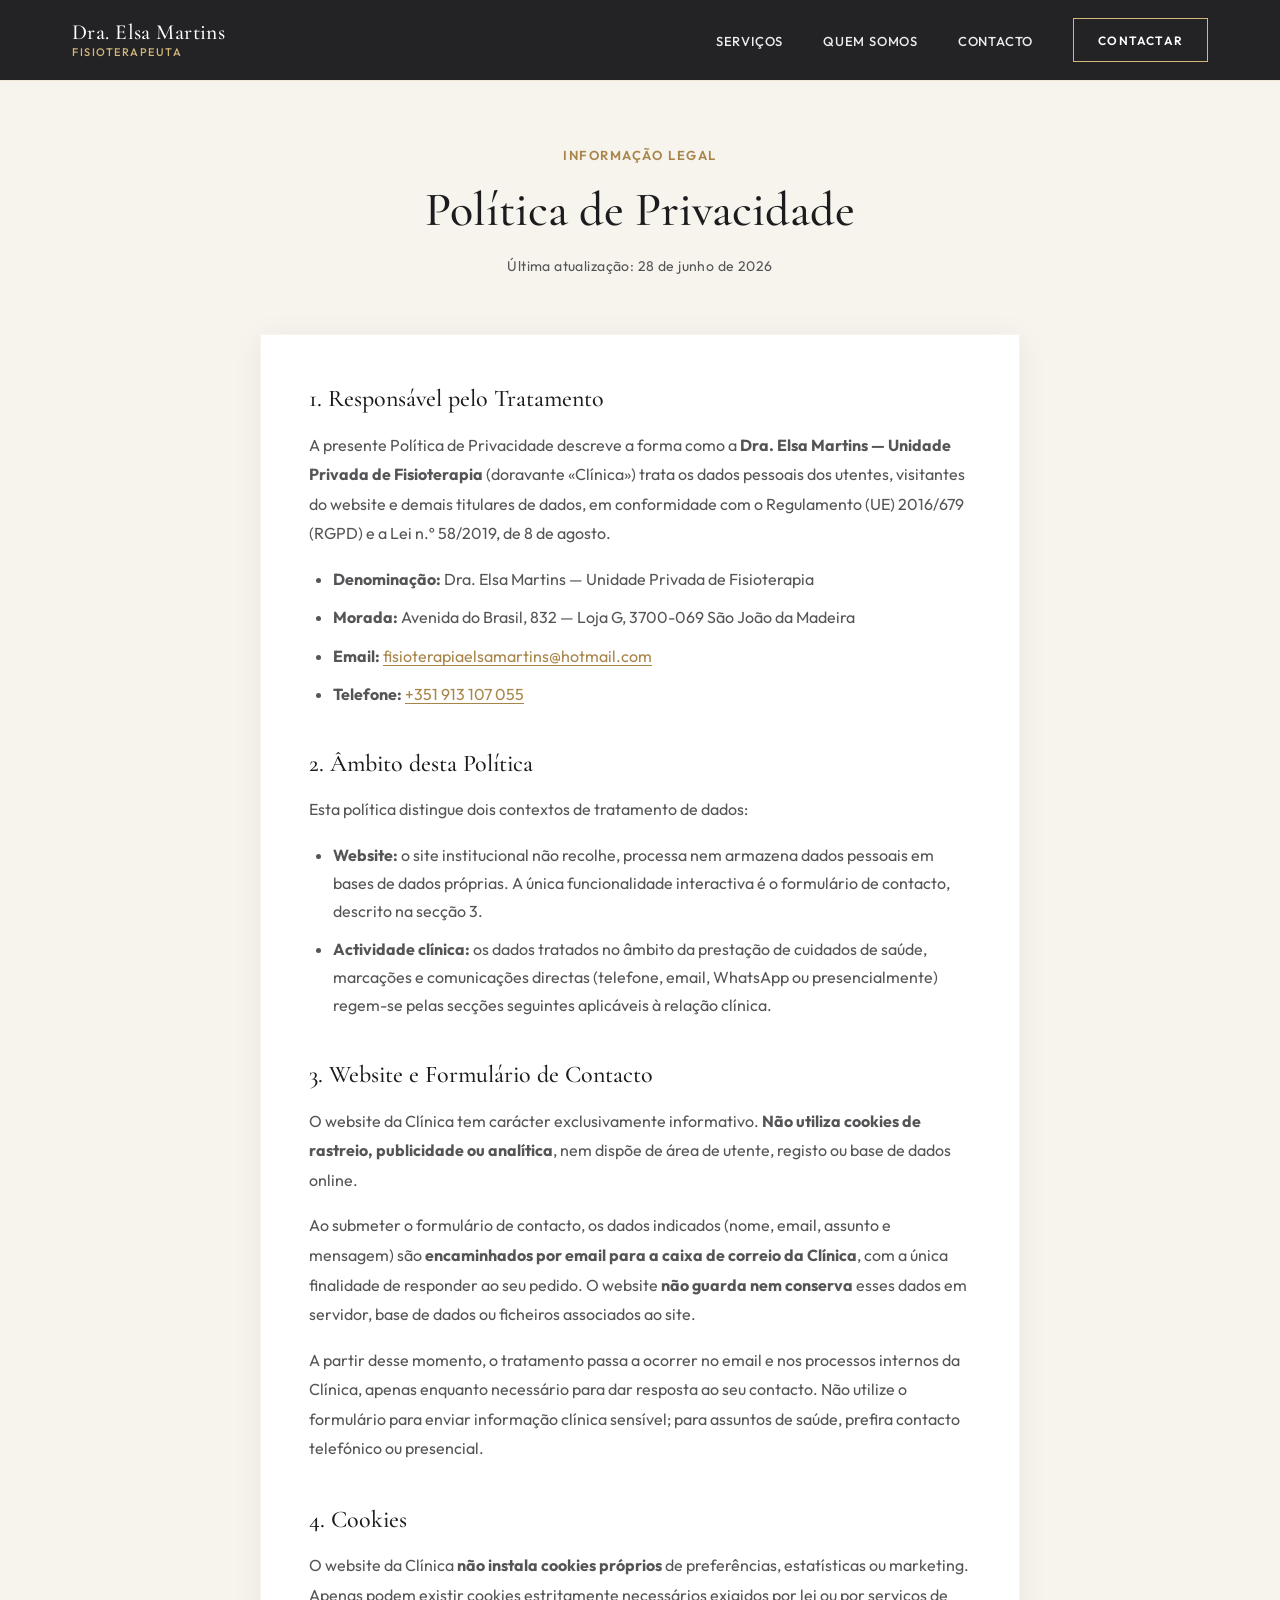
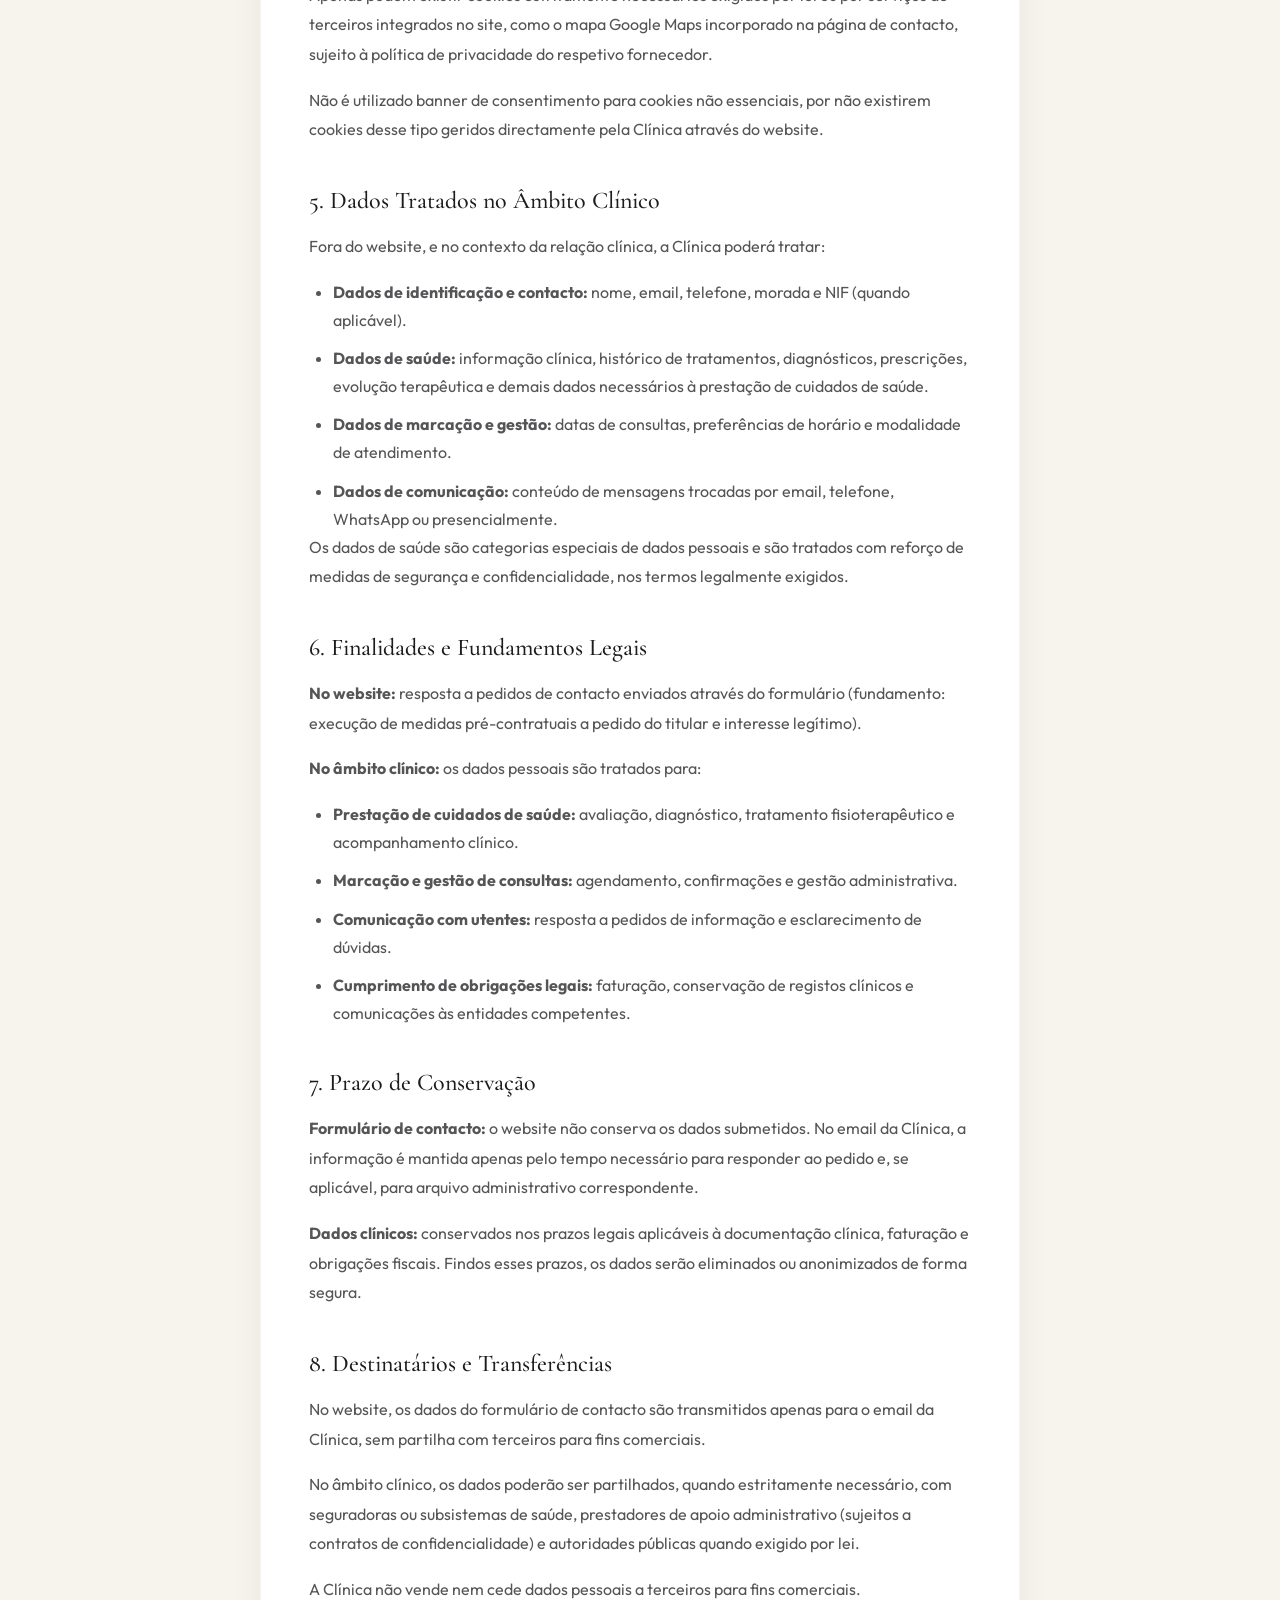
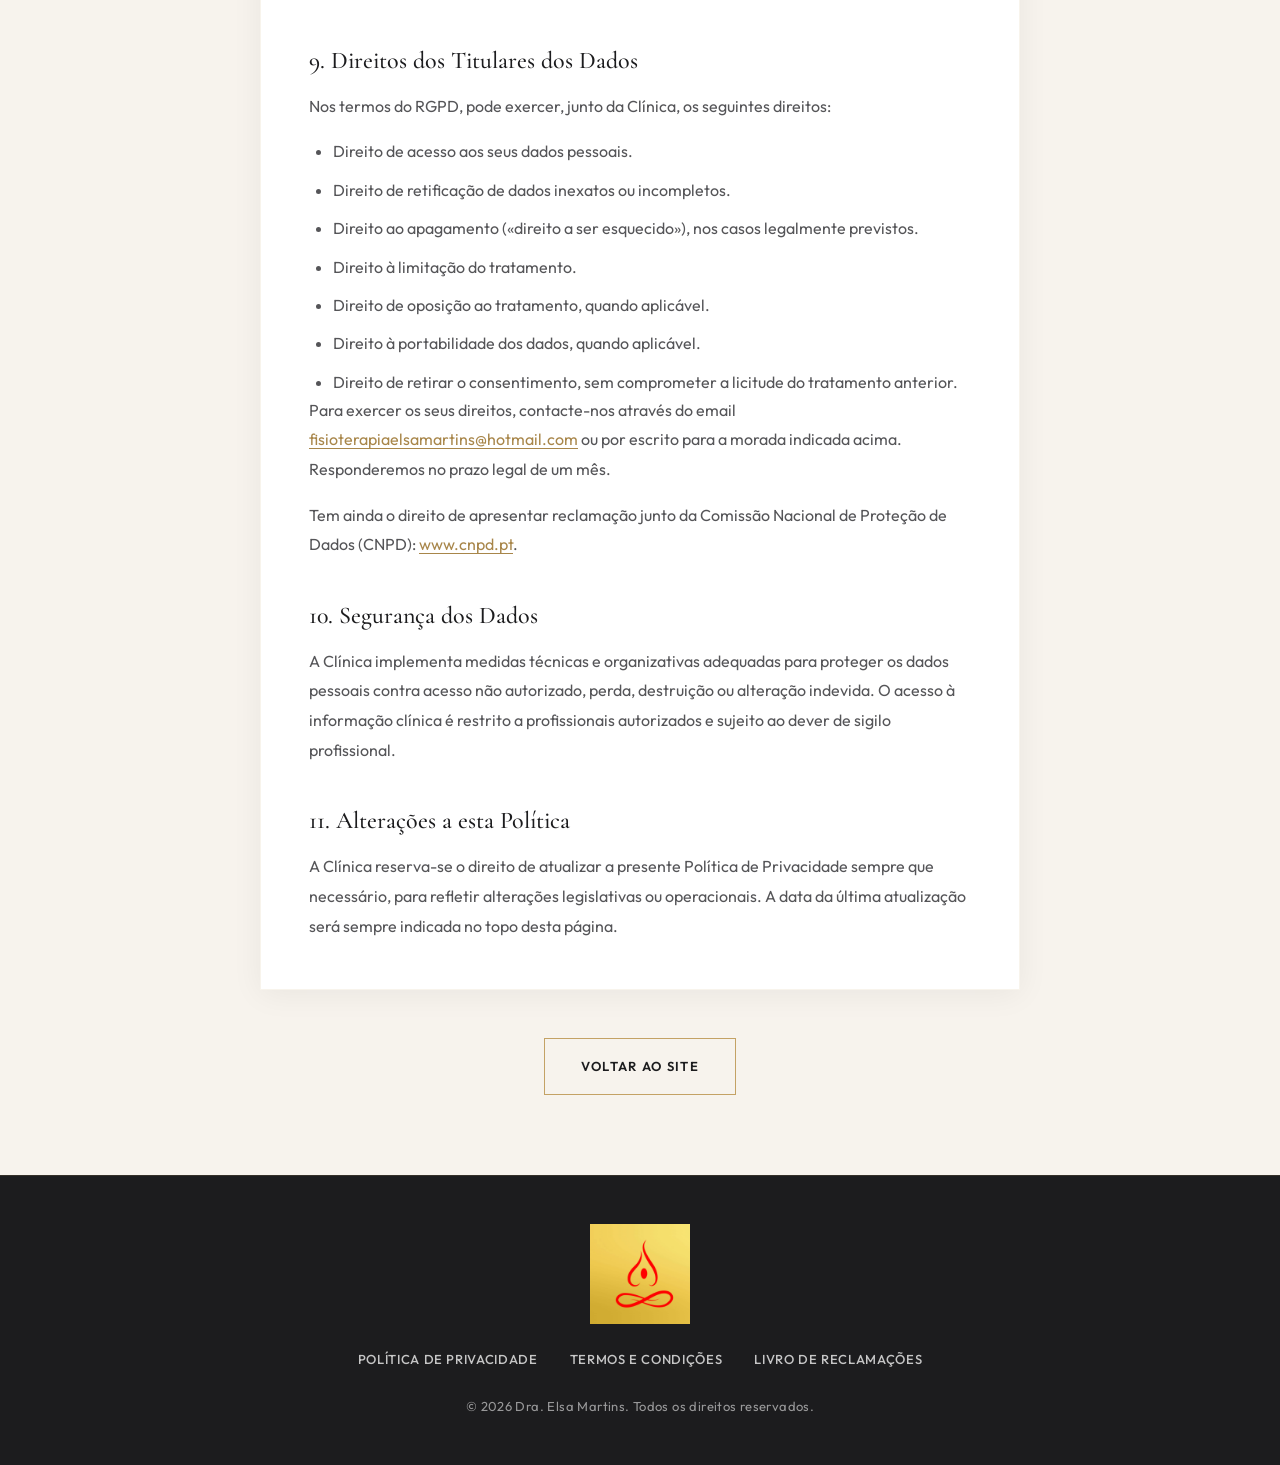
<file: politica-privacidade.html>
<!DOCTYPE html>
<html lang="pt-PT">
<head>
  <meta charset="UTF-8">
  <meta name="viewport" content="width=device-width, initial-scale=1.0">
  <meta name="description" content="Política de Privacidade — Dra. Elsa Martins, Unidade Privada de Fisioterapia em São João da Madeira.">
  <title>Política de Privacidade | Dra. Elsa Martins</title>

  <link rel="preconnect" href="https://fonts.googleapis.com">
  <link rel="preconnect" href="https://fonts.gstatic.com" crossorigin>
  <link href="https://fonts.googleapis.com/css2?family=Cormorant+Garamond:ital,wght@0,400;0,500;0,600;0,700;1,400;1,500&family=Outfit:wght@300;400;500;600&display=swap" rel="stylesheet">

  <link rel="stylesheet" href="css/styles.css">
</head>
<body>

  <header class="header header--solid" id="header">
    <nav class="nav container">
      <a href="index.html" class="nav__logo">
        <span class="nav__logo-name">Dra. Elsa Martins</span>
        <span class="nav__logo-tag">Fisioterapeuta</span>
      </a>

      <button class="nav__toggle" id="nav-toggle" aria-label="Abrir menu" aria-expanded="false">
        <span></span>
        <span></span>
      </button>

      <ul class="nav__menu" id="nav-menu">
        <li><a href="index.html#servicos" class="nav__link">Serviços</a></li>
        <li><a href="index.html#sobre" class="nav__link">Quem Somos</a></li>
        <li><a href="index.html#contacto" class="nav__link">Contacto</a></li>
        <li>
          <a href="index.html#contacto" class="btn btn--nav">Contactar</a>
        </li>
      </ul>
    </nav>
  </header>

  <main class="legal">
    <div class="container">
      <header class="legal__header">
        <span class="section__eyebrow">Informação Legal</span>
        <h1 class="legal__title">Política de Privacidade</h1>
        <p class="legal__updated">Última atualização: 28 de junho de 2026</p>
      </header>

      <div class="legal__content">

        <section class="legal__section">
          <h2>1. Responsável pelo Tratamento</h2>
          <p>
            A presente Política de Privacidade descreve a forma como a <strong>Dra. Elsa Martins — Unidade Privada de Fisioterapia</strong>
            (doravante «Clínica») trata os dados pessoais dos utentes, visitantes do website e demais titulares de dados,
            em conformidade com o Regulamento (UE) 2016/679 (RGPD) e a Lei n.º 58/2019, de 8 de agosto.
          </p>
          <ul class="legal__list">
            <li><strong>Denominação:</strong> Dra. Elsa Martins — Unidade Privada de Fisioterapia</li>
            <li><strong>Morada:</strong> Avenida do Brasil, 832 — Loja G, 3700-069 São João da Madeira</li>
            <li><strong>Email:</strong> <a href="mailto:fisioterapiaelsamartins@hotmail.com">fisioterapiaelsamartins@hotmail.com</a></li>
            <li><strong>Telefone:</strong> <a href="tel:+351913107055">+351 913 107 055</a></li>
          </ul>
        </section>

        <section class="legal__section">
          <h2>2. Âmbito desta Política</h2>
          <p>
            Esta política distingue dois contextos de tratamento de dados:
          </p>
          <ul class="legal__list">
            <li><strong>Website:</strong> o site institucional não recolhe, processa nem armazena dados pessoais em bases de dados próprias. A única funcionalidade interactiva é o formulário de contacto, descrito na secção 3.</li>
            <li><strong>Actividade clínica:</strong> os dados tratados no âmbito da prestação de cuidados de saúde, marcações e comunicações directas (telefone, email, WhatsApp ou presencialmente) regem-se pelas secções seguintes aplicáveis à relação clínica.</li>
          </ul>
        </section>

        <section class="legal__section">
          <h2>3. Website e Formulário de Contacto</h2>
          <p>
            O website da Clínica tem carácter exclusivamente informativo. <strong>Não utiliza cookies de rastreio,
            publicidade ou analítica</strong>, nem dispõe de área de utente, registo ou base de dados online.
          </p>
          <p>
            Ao submeter o formulário de contacto, os dados indicados (nome, email, assunto e mensagem) são
            <strong>encaminhados por email para a caixa de correio da Clínica</strong>, com a única finalidade de
            responder ao seu pedido. O website <strong>não guarda nem conserva</strong> esses dados em servidor,
            base de dados ou ficheiros associados ao site.
          </p>
          <p>
            A partir desse momento, o tratamento passa a ocorrer no email e nos processos internos da Clínica,
            apenas enquanto necessário para dar resposta ao seu contacto. Não utilize o formulário para enviar
            informação clínica sensível; para assuntos de saúde, prefira contacto telefónico ou presencial.
          </p>
        </section>

        <section class="legal__section">
          <h2>4. Cookies</h2>
          <p>
            O website da Clínica <strong>não instala cookies próprios</strong> de preferências, estatísticas ou marketing.
            Apenas podem existir cookies estritamente necessários exigidos por lei ou por serviços de terceiros
            integrados no site, como o mapa Google Maps incorporado na página de contacto, sujeito à política
            de privacidade do respetivo fornecedor.
          </p>
          <p>
            Não é utilizado banner de consentimento para cookies não essenciais, por não existirem cookies desse tipo
            geridos directamente pela Clínica através do website.
          </p>
        </section>

        <section class="legal__section">
          <h2>5. Dados Tratados no Âmbito Clínico</h2>
          <p>Fora do website, e no contexto da relação clínica, a Clínica poderá tratar:</p>
          <ul class="legal__list">
            <li><strong>Dados de identificação e contacto:</strong> nome, email, telefone, morada e NIF (quando aplicável).</li>
            <li><strong>Dados de saúde:</strong> informação clínica, histórico de tratamentos, diagnósticos, prescrições, evolução terapêutica e demais dados necessários à prestação de cuidados de saúde.</li>
            <li><strong>Dados de marcação e gestão:</strong> datas de consultas, preferências de horário e modalidade de atendimento.</li>
            <li><strong>Dados de comunicação:</strong> conteúdo de mensagens trocadas por email, telefone, WhatsApp ou presencialmente.</li>
          </ul>
          <p>
            Os dados de saúde são categorias especiais de dados pessoais e são tratados com reforço de medidas
            de segurança e confidencialidade, nos termos legalmente exigidos.
          </p>
        </section>

        <section class="legal__section">
          <h2>6. Finalidades e Fundamentos Legais</h2>
          <p><strong>No website:</strong> resposta a pedidos de contacto enviados através do formulário (fundamento: execução de medidas pré-contratuais a pedido do titular e interesse legítimo).</p>
          <p><strong>No âmbito clínico:</strong> os dados pessoais são tratados para:</p>
          <ul class="legal__list">
            <li><strong>Prestação de cuidados de saúde:</strong> avaliação, diagnóstico, tratamento fisioterapêutico e acompanhamento clínico.</li>
            <li><strong>Marcação e gestão de consultas:</strong> agendamento, confirmações e gestão administrativa.</li>
            <li><strong>Comunicação com utentes:</strong> resposta a pedidos de informação e esclarecimento de dúvidas.</li>
            <li><strong>Cumprimento de obrigações legais:</strong> faturação, conservação de registos clínicos e comunicações às entidades competentes.</li>
          </ul>
        </section>

        <section class="legal__section">
          <h2>7. Prazo de Conservação</h2>
          <p>
            <strong>Formulário de contacto:</strong> o website não conserva os dados submetidos. No email da Clínica,
            a informação é mantida apenas pelo tempo necessário para responder ao pedido e, se aplicável,
            para arquivo administrativo correspondente.
          </p>
          <p>
            <strong>Dados clínicos:</strong> conservados nos prazos legais aplicáveis à documentação clínica,
            faturação e obrigações fiscais. Findos esses prazos, os dados serão eliminados ou anonimizados de forma segura.
          </p>
        </section>

        <section class="legal__section">
          <h2>8. Destinatários e Transferências</h2>
          <p>
            No website, os dados do formulário de contacto são transmitidos apenas para o email da Clínica,
            sem partilha com terceiros para fins comerciais.
          </p>
          <p>
            No âmbito clínico, os dados poderão ser partilhados, quando estritamente necessário, com seguradoras
            ou subsistemas de saúde, prestadores de apoio administrativo (sujeitos a contratos de confidencialidade)
            e autoridades públicas quando exigido por lei.
          </p>
          <p>
            A Clínica não vende nem cede dados pessoais a terceiros para fins comerciais.
          </p>
        </section>

        <section class="legal__section">
          <h2>9. Direitos dos Titulares dos Dados</h2>
          <p>Nos termos do RGPD, pode exercer, junto da Clínica, os seguintes direitos:</p>
          <ul class="legal__list">
            <li>Direito de acesso aos seus dados pessoais.</li>
            <li>Direito de retificação de dados inexatos ou incompletos.</li>
            <li>Direito ao apagamento («direito a ser esquecido»), nos casos legalmente previstos.</li>
            <li>Direito à limitação do tratamento.</li>
            <li>Direito de oposição ao tratamento, quando aplicável.</li>
            <li>Direito à portabilidade dos dados, quando aplicável.</li>
            <li>Direito de retirar o consentimento, sem comprometer a licitude do tratamento anterior.</li>
          </ul>
          <p>
            Para exercer os seus direitos, contacte-nos através do email
            <a href="mailto:fisioterapiaelsamartins@hotmail.com">fisioterapiaelsamartins@hotmail.com</a>
            ou por escrito para a morada indicada acima. Responderemos no prazo legal de um mês.
          </p>
          <p>
            Tem ainda o direito de apresentar reclamação junto da Comissão Nacional de Proteção de Dados (CNPD):
            <a href="https://www.cnpd.pt" target="_blank" rel="noopener noreferrer">www.cnpd.pt</a>.
          </p>
        </section>

        <section class="legal__section">
          <h2>10. Segurança dos Dados</h2>
          <p>
            A Clínica implementa medidas técnicas e organizativas adequadas para proteger os dados pessoais
            contra acesso não autorizado, perda, destruição ou alteração indevida. O acesso à informação clínica
            é restrito a profissionais autorizados e sujeito ao dever de sigilo profissional.
          </p>
        </section>

        <section class="legal__section">
          <h2>11. Alterações a esta Política</h2>
          <p>
            A Clínica reserva-se o direito de atualizar a presente Política de Privacidade sempre que necessário,
            para refletir alterações legislativas ou operacionais. A data da última atualização será sempre indicada
            no topo desta página.
          </p>
        </section>

      </div>

      <div class="legal__back">
        <a href="index.html" class="btn btn--primary">Voltar ao Site</a>
      </div>
    </div>
  </main>

  <footer class="footer">
    <div class="container footer__inner">
      <div class="footer__brand">
        <img src="images/logo.png" alt="Dra. Elsa Martins" width="100" height="100">
      </div>
      <div class="footer__links">
        <a href="politica-privacidade.html">Política de Privacidade</a>
        <a href="termos-condicoes.html">Termos e Condições</a>
        <a href="https://www.livroreclamacoes.pt" target="_blank" rel="noopener noreferrer">Livro de Reclamações</a>
      </div>
      <p class="footer__copy">&copy; 2026 Dra. Elsa Martins. Todos os direitos reservados.</p>
    </div>
  </footer>

  <script src="js/legal.js" type="module"></script>
</body>
</html>
</file>
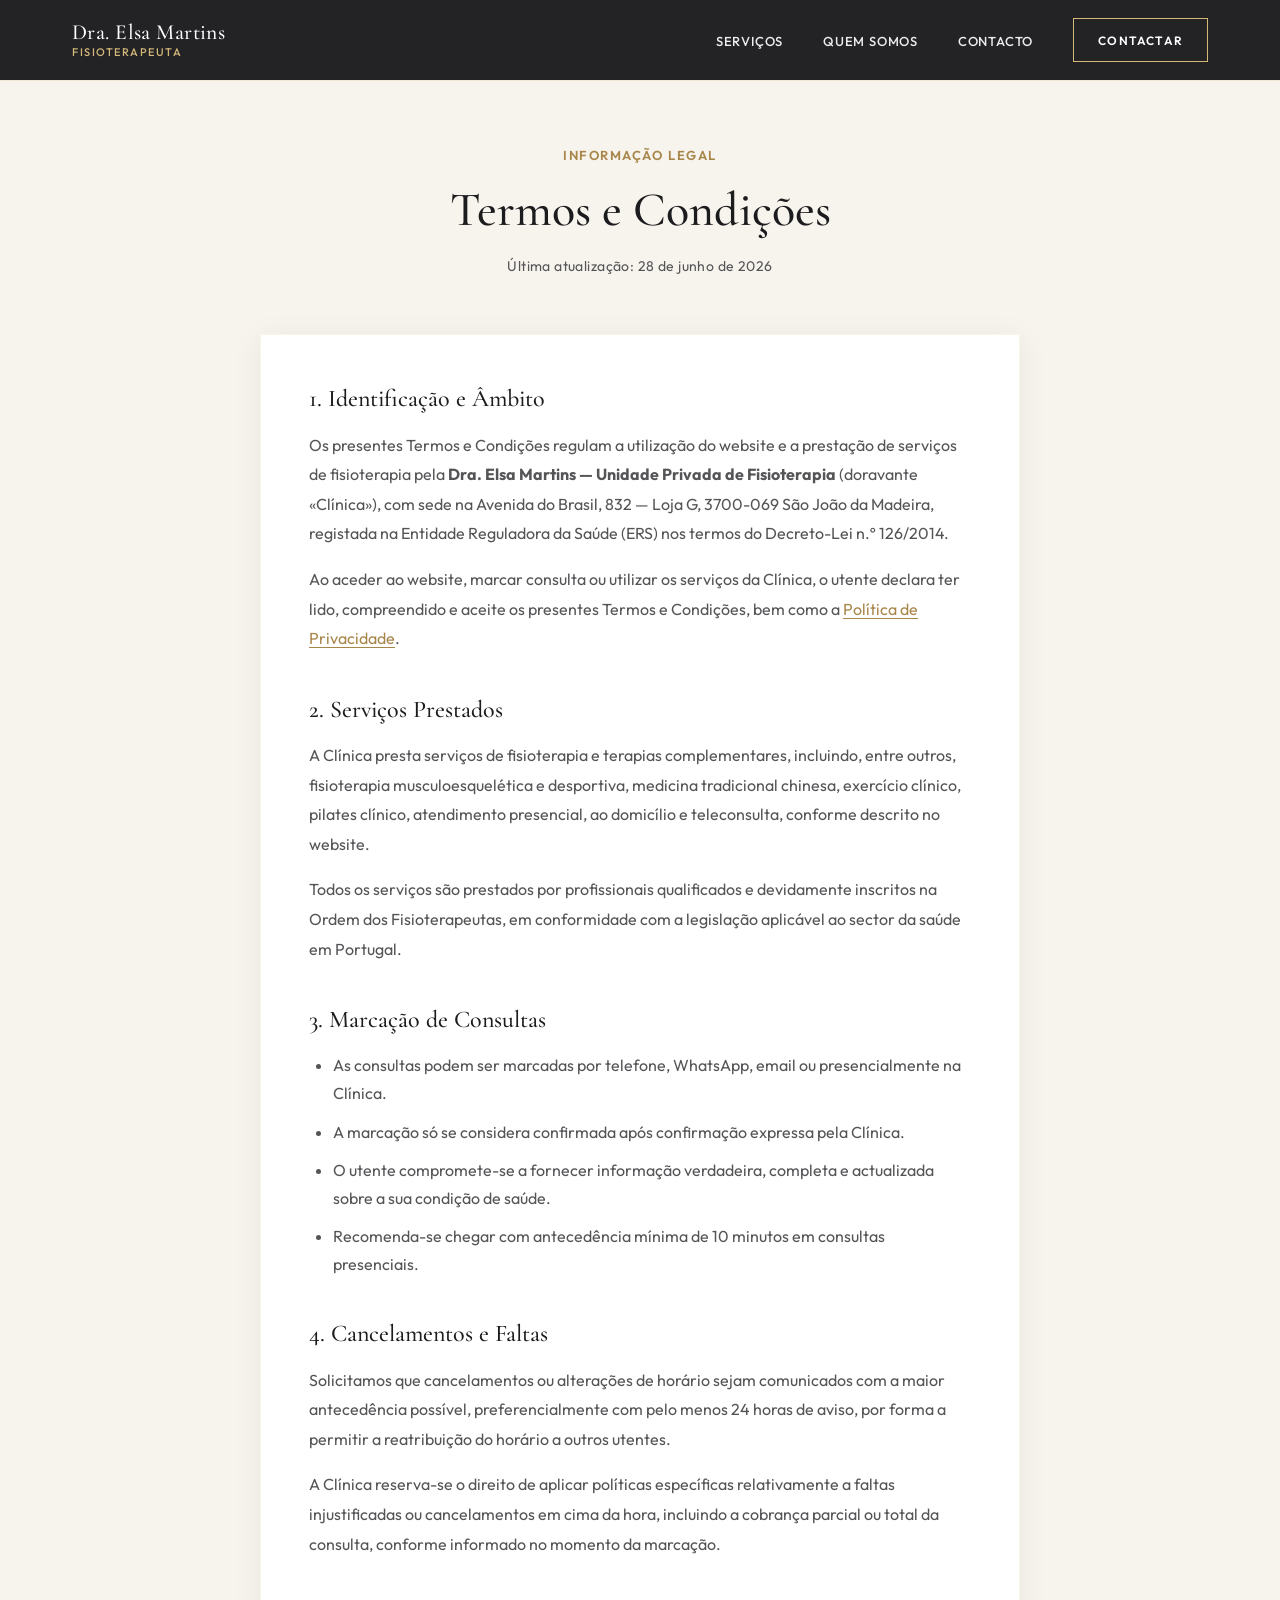
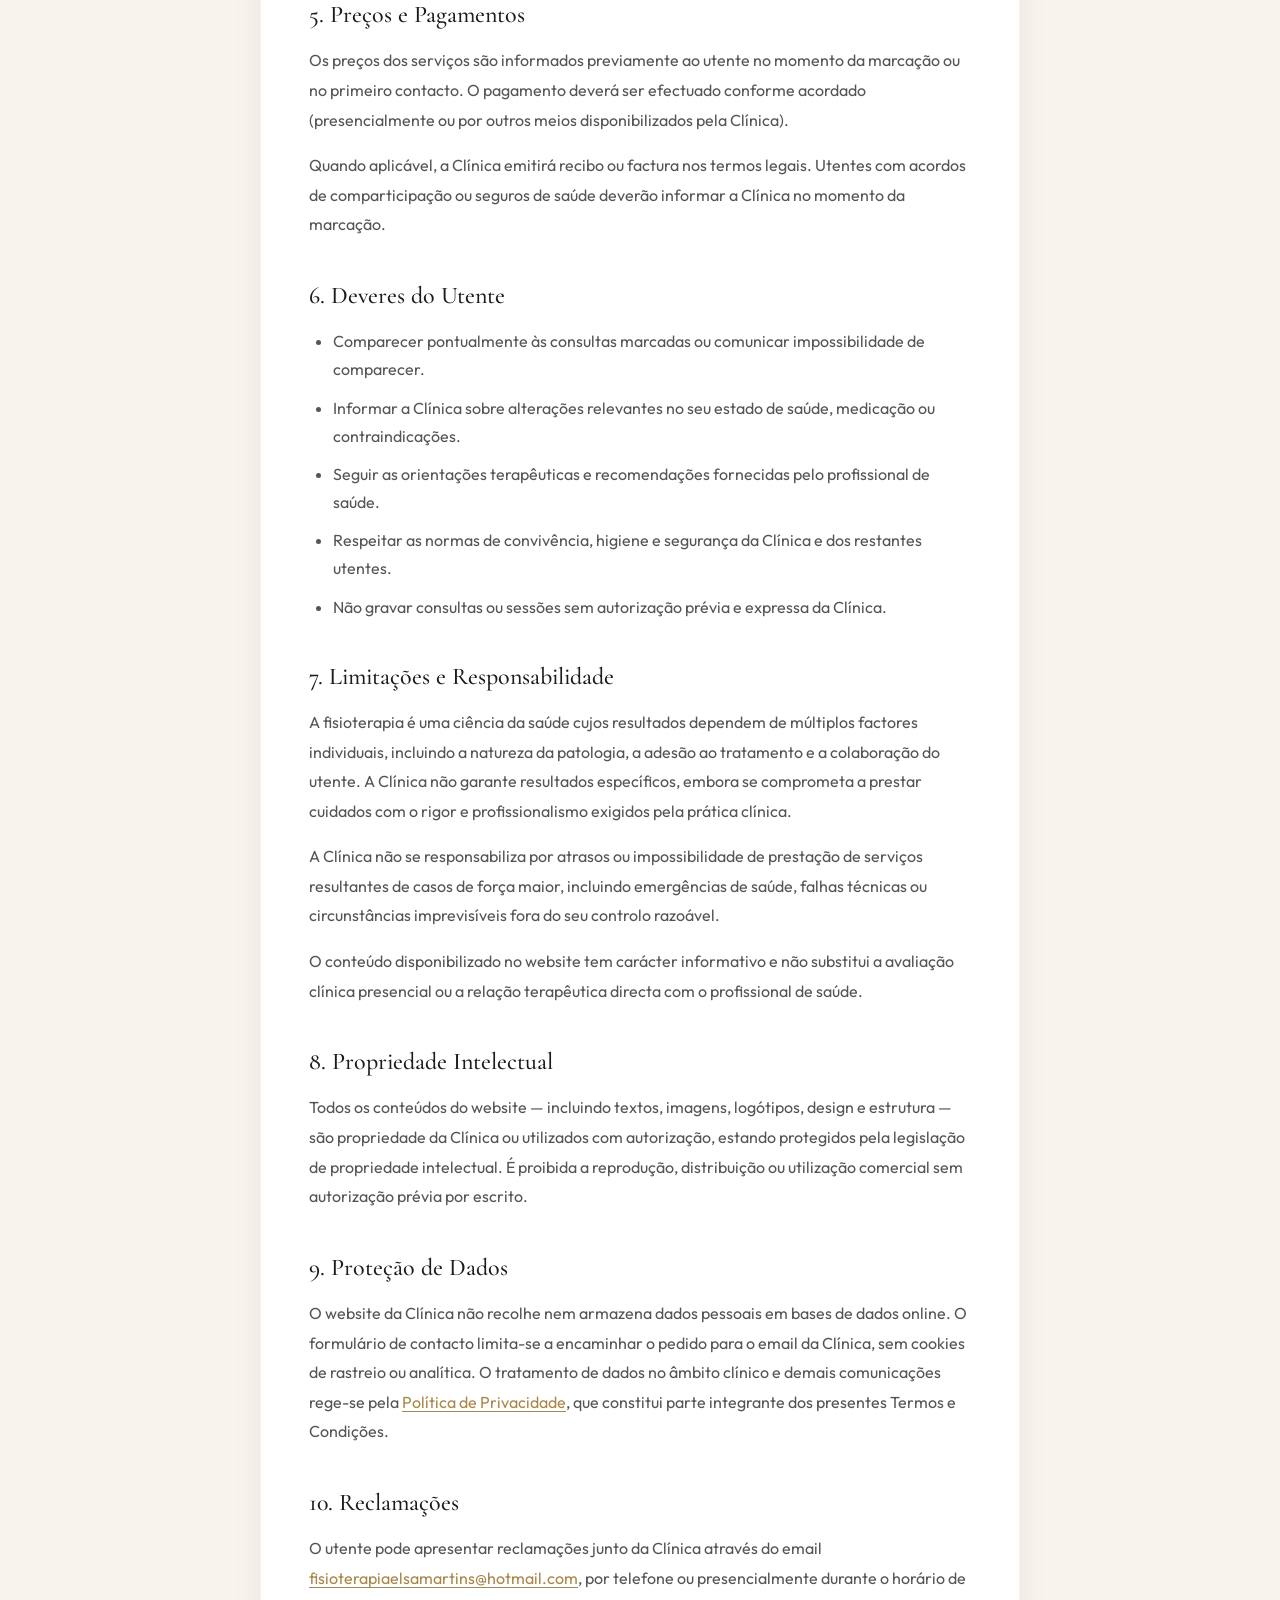
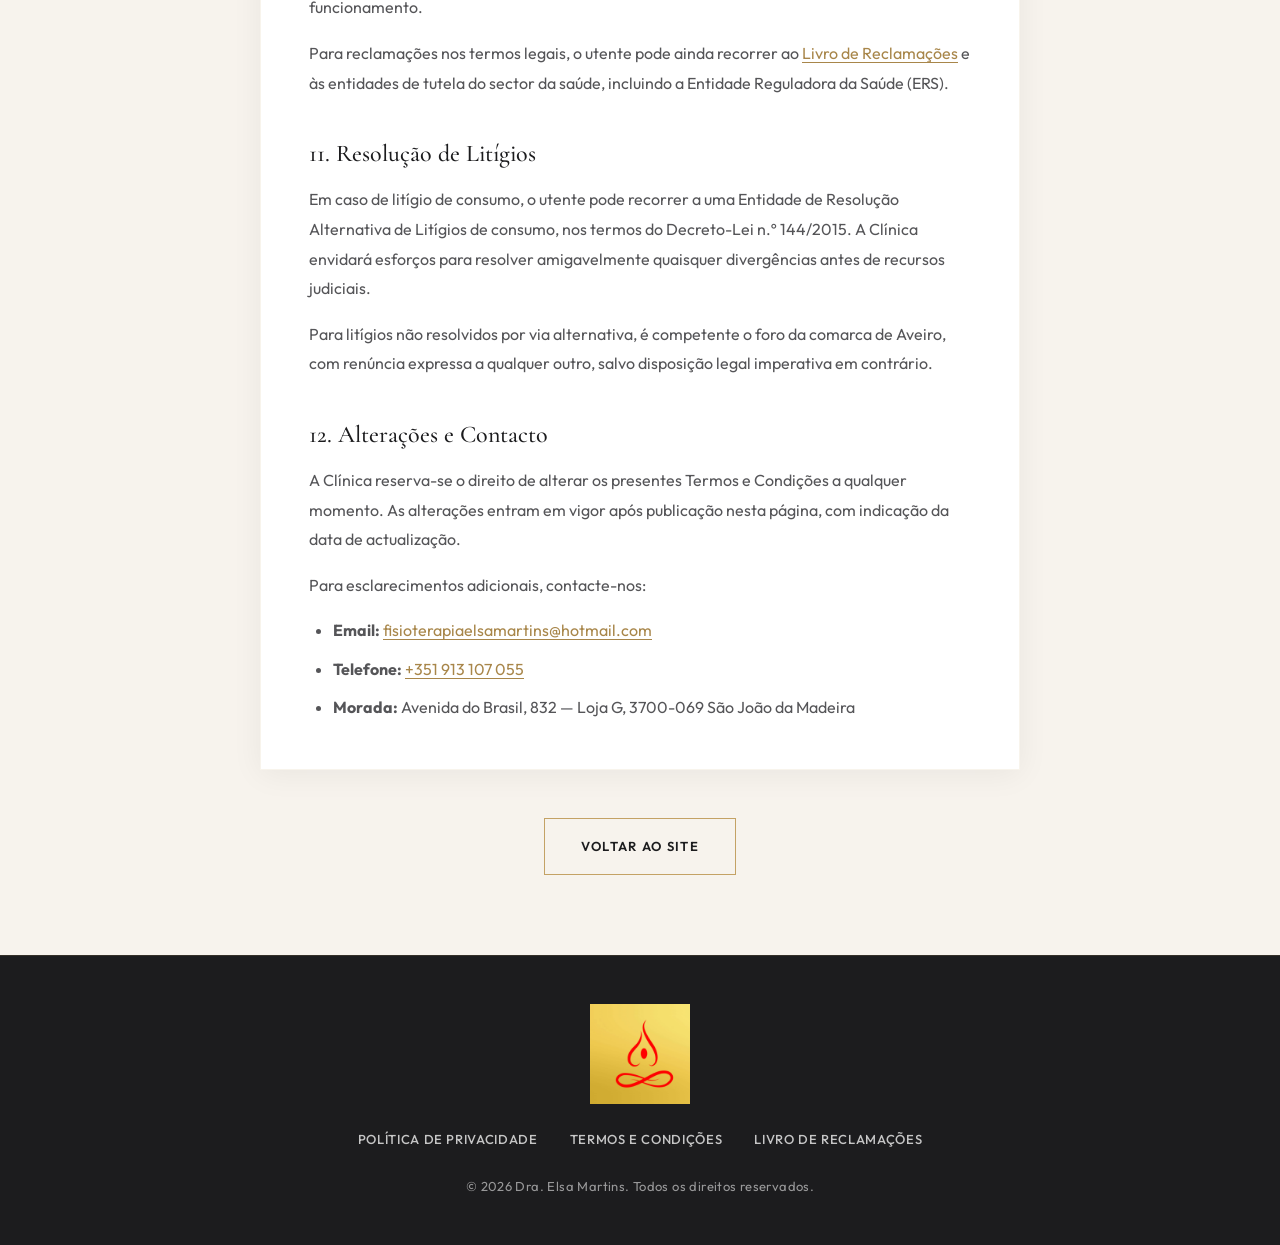
<file: termos-condicoes.html>
<!DOCTYPE html>
<html lang="pt-PT">
<head>
  <meta charset="UTF-8">
  <meta name="viewport" content="width=device-width, initial-scale=1.0">
  <meta name="description" content="Termos e Condições — Dra. Elsa Martins, Unidade Privada de Fisioterapia em São João da Madeira.">
  <title>Termos e Condições | Dra. Elsa Martins</title>

  <link rel="preconnect" href="https://fonts.googleapis.com">
  <link rel="preconnect" href="https://fonts.gstatic.com" crossorigin>
  <link href="https://fonts.googleapis.com/css2?family=Cormorant+Garamond:ital,wght@0,400;0,500;0,600;0,700;1,400;1,500&family=Outfit:wght@300;400;500;600&display=swap" rel="stylesheet">

  <link rel="stylesheet" href="css/styles.css">
</head>
<body>

  <header class="header header--solid" id="header">
    <nav class="nav container">
      <a href="index.html" class="nav__logo">
        <span class="nav__logo-name">Dra. Elsa Martins</span>
        <span class="nav__logo-tag">Fisioterapeuta</span>
      </a>

      <button class="nav__toggle" id="nav-toggle" aria-label="Abrir menu" aria-expanded="false">
        <span></span>
        <span></span>
      </button>

      <ul class="nav__menu" id="nav-menu">
        <li><a href="index.html#servicos" class="nav__link">Serviços</a></li>
        <li><a href="index.html#sobre" class="nav__link">Quem Somos</a></li>
        <li><a href="index.html#contacto" class="nav__link">Contacto</a></li>
        <li>
          <a href="index.html#contacto" class="btn btn--nav">Contactar</a>
        </li>
      </ul>
    </nav>
  </header>

  <main class="legal">
    <div class="container">
      <header class="legal__header">
        <span class="section__eyebrow">Informação Legal</span>
        <h1 class="legal__title">Termos e Condições</h1>
        <p class="legal__updated">Última atualização: 28 de junho de 2026</p>
      </header>

      <div class="legal__content">

        <section class="legal__section">
          <h2>1. Identificação e Âmbito</h2>
          <p>
            Os presentes Termos e Condições regulam a utilização do website e a prestação de serviços de fisioterapia
            pela <strong>Dra. Elsa Martins — Unidade Privada de Fisioterapia</strong> (doravante «Clínica»),
            com sede na Avenida do Brasil, 832 — Loja G, 3700-069 São João da Madeira, registada na Entidade
            Reguladora da Saúde (ERS) nos termos do Decreto-Lei n.º 126/2014.
          </p>
          <p>
            Ao aceder ao website, marcar consulta ou utilizar os serviços da Clínica, o utente declara ter lido,
            compreendido e aceite os presentes Termos e Condições, bem como a
            <a href="politica-privacidade.html">Política de Privacidade</a>.
          </p>
        </section>

        <section class="legal__section">
          <h2>2. Serviços Prestados</h2>
          <p>
            A Clínica presta serviços de fisioterapia e terapias complementares, incluindo, entre outros,
            fisioterapia musculoesquelética e desportiva, medicina tradicional chinesa, exercício clínico,
            pilates clínico, atendimento presencial, ao domicílio e teleconsulta, conforme descrito no website.
          </p>
          <p>
            Todos os serviços são prestados por profissionais qualificados e devidamente inscritos na
            Ordem dos Fisioterapeutas, em conformidade com a legislação aplicável ao sector da saúde em Portugal.
          </p>
        </section>

        <section class="legal__section">
          <h2>3. Marcação de Consultas</h2>
          <ul class="legal__list">
            <li>As consultas podem ser marcadas por telefone, WhatsApp, email ou presencialmente na Clínica.</li>
            <li>A marcação só se considera confirmada após confirmação expressa pela Clínica.</li>
            <li>O utente compromete-se a fornecer informação verdadeira, completa e actualizada sobre a sua condição de saúde.</li>
            <li>Recomenda-se chegar com antecedência mínima de 10 minutos em consultas presenciais.</li>
          </ul>
        </section>

        <section class="legal__section">
          <h2>4. Cancelamentos e Faltas</h2>
          <p>
            Solicitamos que cancelamentos ou alterações de horário sejam comunicados com a maior antecedência possível,
            preferencialmente com pelo menos 24 horas de aviso, por forma a permitir a reatribuição do horário a outros utentes.
          </p>
          <p>
            A Clínica reserva-se o direito de aplicar políticas específicas relativamente a faltas injustificadas
            ou cancelamentos em cima da hora, incluindo a cobrança parcial ou total da consulta, conforme informado
            no momento da marcação.
          </p>
        </section>

        <section class="legal__section">
          <h2>5. Preços e Pagamentos</h2>
          <p>
            Os preços dos serviços são informados previamente ao utente no momento da marcação ou no primeiro contacto.
            O pagamento deverá ser efectuado conforme acordado (presencialmente ou por outros meios disponibilizados pela Clínica).
          </p>
          <p>
            Quando aplicável, a Clínica emitirá recibo ou factura nos termos legais. Utentes com acordos de comparticipação
            ou seguros de saúde deverão informar a Clínica no momento da marcação.
          </p>
        </section>

        <section class="legal__section">
          <h2>6. Deveres do Utente</h2>
          <ul class="legal__list">
            <li>Comparecer pontualmente às consultas marcadas ou comunicar impossibilidade de comparecer.</li>
            <li>Informar a Clínica sobre alterações relevantes no seu estado de saúde, medicação ou contraindicações.</li>
            <li>Seguir as orientações terapêuticas e recomendações fornecidas pelo profissional de saúde.</li>
            <li>Respeitar as normas de convivência, higiene e segurança da Clínica e dos restantes utentes.</li>
            <li>Não gravar consultas ou sessões sem autorização prévia e expressa da Clínica.</li>
          </ul>
        </section>

        <section class="legal__section">
          <h2>7. Limitações e Responsabilidade</h2>
          <p>
            A fisioterapia é uma ciência da saúde cujos resultados dependem de múltiplos factores individuais,
            incluindo a natureza da patologia, a adesão ao tratamento e a colaboração do utente.
            A Clínica não garante resultados específicos, embora se comprometa a prestar cuidados com o rigor
            e profissionalismo exigidos pela prática clínica.
          </p>
          <p>
            A Clínica não se responsabiliza por atrasos ou impossibilidade de prestação de serviços resultantes
            de casos de força maior, incluindo emergências de saúde, falhas técnicas ou circunstâncias imprevisíveis
            fora do seu controlo razoável.
          </p>
          <p>
            O conteúdo disponibilizado no website tem carácter informativo e não substitui a avaliação clínica presencial
            ou a relação terapêutica directa com o profissional de saúde.
          </p>
        </section>

        <section class="legal__section">
          <h2>8. Propriedade Intelectual</h2>
          <p>
            Todos os conteúdos do website — incluindo textos, imagens, logótipos, design e estrutura —
            são propriedade da Clínica ou utilizados com autorização, estando protegidos pela legislação
            de propriedade intelectual. É proibida a reprodução, distribuição ou utilização comercial
            sem autorização prévia por escrito.
          </p>
        </section>

        <section class="legal__section">
          <h2>9. Proteção de Dados</h2>
          <p>
            O website da Clínica não recolhe nem armazena dados pessoais em bases de dados online.
            O formulário de contacto limita-se a encaminhar o pedido para o email da Clínica,
            sem cookies de rastreio ou analítica. O tratamento de dados no âmbito clínico e demais
            comunicações rege-se pela
            <a href="politica-privacidade.html">Política de Privacidade</a>, que constitui parte integrante
            dos presentes Termos e Condições.
          </p>
        </section>

        <section class="legal__section">
          <h2>10. Reclamações</h2>
          <p>
            O utente pode apresentar reclamações junto da Clínica através do email
            <a href="mailto:fisioterapiaelsamartins@hotmail.com">fisioterapiaelsamartins@hotmail.com</a>,
            por telefone ou presencialmente durante o horário de funcionamento.
          </p>
          <p>
            Para reclamações nos termos legais, o utente pode ainda recorrer ao
            <a href="https://www.livroreclamacoes.pt" target="_blank" rel="noopener noreferrer">Livro de Reclamações</a>
            e às entidades de tutela do sector da saúde, incluindo a Entidade Reguladora da Saúde (ERS).
          </p>
        </section>

        <section class="legal__section">
          <h2>11. Resolução de Litígios</h2>
          <p>
            Em caso de litígio de consumo, o utente pode recorrer a uma Entidade de Resolução Alternativa de Litígios
            de consumo, nos termos do Decreto-Lei n.º 144/2015. A Clínica envidará esforços para resolver
            amigavelmente quaisquer divergências antes de recursos judiciais.
          </p>
          <p>
            Para litígios não resolvidos por via alternativa, é competente o foro da comarca de Aveiro,
            com renúncia expressa a qualquer outro, salvo disposição legal imperativa em contrário.
          </p>
        </section>

        <section class="legal__section">
          <h2>12. Alterações e Contacto</h2>
          <p>
            A Clínica reserva-se o direito de alterar os presentes Termos e Condições a qualquer momento.
            As alterações entram em vigor após publicação nesta página, com indicação da data de actualização.
          </p>
          <p>
            Para esclarecimentos adicionais, contacte-nos:
          </p>
          <ul class="legal__list">
            <li><strong>Email:</strong> <a href="mailto:fisioterapiaelsamartins@hotmail.com">fisioterapiaelsamartins@hotmail.com</a></li>
            <li><strong>Telefone:</strong> <a href="tel:+351913107055">+351 913 107 055</a></li>
            <li><strong>Morada:</strong> Avenida do Brasil, 832 — Loja G, 3700-069 São João da Madeira</li>
          </ul>
        </section>

      </div>

      <div class="legal__back">
        <a href="index.html" class="btn btn--primary">Voltar ao Site</a>
      </div>
    </div>
  </main>

  <footer class="footer">
    <div class="container footer__inner">
      <div class="footer__brand">
        <img src="images/logo.png" alt="Dra. Elsa Martins" width="100" height="100">
      </div>
      <div class="footer__links">
        <a href="politica-privacidade.html">Política de Privacidade</a>
        <a href="termos-condicoes.html">Termos e Condições</a>
        <a href="https://www.livroreclamacoes.pt" target="_blank" rel="noopener noreferrer">Livro de Reclamações</a>
      </div>
      <p class="footer__copy">&copy; 2026 Dra. Elsa Martins. Todos os direitos reservados.</p>
    </div>
  </footer>

  <script src="js/legal.js" type="module"></script>
</body>
</html>
</file>
<file: css/styles.css>
/* =============================================
   Dra. Elsa Martins — Premium Landing Page
   ============================================= */

:root {
  --color-anthracite: #1c1c1e;
  --color-anthracite-light: #2a2a2d;
  --color-cream: #f7f3ed;
  --color-sand: #e8e0d4;
  --color-white: #ffffff;
  --color-gold: #c4a265;
  --color-gold-light: #d4b87a;
  --color-gold-dark: #a8864a;
  --color-text: #2e2e30;
  --color-text-muted: #555558;
  --color-text-light: rgba(255, 255, 255, 0.88);

  --font-serif: 'Cormorant Garamond', Georgia, serif;
  --font-sans: 'Outfit', system-ui, sans-serif;

  --header-height: 80px;
  --transition: 0.4s cubic-bezier(0.25, 0.46, 0.45, 0.94);
  --transition-fast: 0.25s ease;
  --shadow-soft: 0 4px 30px rgba(0, 0, 0, 0.06);
  --shadow-gold: 0 0 0 1px rgba(196, 162, 101, 0.3);
}

/* Reset */
*, *::before, *::after {
  box-sizing: border-box;
  margin: 0;
  padding: 0;
}

html {
  scroll-behavior: smooth;
  font-size: 16px;
}

body {
  font-family: var(--font-sans);
  font-weight: 400;
  color: var(--color-text);
  background: var(--color-white);
  line-height: 1.75;
  overflow-x: hidden;
  -webkit-font-smoothing: antialiased;
}

img {
  max-width: 100%;
  height: auto;
  display: block;
}

a {
  color: inherit;
  text-decoration: none;
  transition: color var(--transition-fast);
}

ul {
  list-style: none;
}

button {
  font-family: inherit;
  cursor: pointer;
  border: none;
  background: none;
}

.container {
  width: 100%;
  max-width: 1200px;
  margin: 0 auto;
  padding: 0 2rem;
}

.section {
  padding: 7rem 0;
}

.section--dark {
  background: var(--color-anthracite);
  color: var(--color-text-light);
}

.section--cream {
  background: var(--color-cream);
}

.section__header {
  text-align: center;
  max-width: 640px;
  margin: 0 auto 4rem;
}

.section__eyebrow {
  display: block;
  font-family: var(--font-sans);
  font-size: 0.8125rem;
  font-weight: 600;
  letter-spacing: 0.12em;
  text-transform: uppercase;
  color: var(--color-gold-dark);
  margin-bottom: 1rem;
}

.section__eyebrow--light {
  color: var(--color-gold-light);
}

.section__title {
  font-family: var(--font-serif);
  font-size: clamp(2.25rem, 5vw, 3.25rem);
  font-weight: 500;
  color: var(--color-anthracite);
  line-height: 1.15;
  margin-bottom: 1.25rem;
}

.section__title--light {
  color: var(--color-white);
}

.section__desc {
  font-size: 1.0625rem;
  color: var(--color-text-muted);
  line-height: 1.85;
  font-weight: 400;
}

/* Buttons */
.btn {
  display: inline-flex;
  align-items: center;
  justify-content: center;
  gap: 0.5rem;
  padding: 1rem 2.25rem;
  font-family: var(--font-sans);
  font-size: 0.8125rem;
  font-weight: 600;
  letter-spacing: 0.1em;
  text-transform: uppercase;
  transition: all var(--transition);
}

.btn--primary {
  color: var(--color-anthracite);
  background: transparent;
  border: 1px solid var(--color-gold);
  position: relative;
  overflow: hidden;
}

.btn--primary::before {
  content: '';
  position: absolute;
  inset: 0;
  background: var(--color-gold);
  transform: scaleX(0);
  transform-origin: left;
  transition: transform var(--transition);
  z-index: -1;
}

.btn--primary:hover {
  color: var(--color-white);
}

.btn--primary:hover::before {
  transform: scaleX(1);
}

.btn--nav {
  padding: 0.65rem 1.5rem;
  font-size: 0.75rem;
  color: var(--color-white);
  border: 1px solid var(--color-gold-light);
}

.btn--nav:hover {
  background: var(--color-gold);
  color: var(--color-white);
  border-color: var(--color-gold);
}

.btn--full {
  width: 100%;
}

/* Scroll Reveal */
.reveal {
  opacity: 0;
  transform: translateY(30px);
  transition: opacity 0.8s ease, transform 0.8s ease;
}

.reveal.revealed {
  opacity: 1;
  transform: translateY(0);
}

/* =============================================
   Header
   ============================================= */
.header {
  position: fixed;
  top: 0;
  left: 0;
  width: 100%;
  z-index: 1000;
  background: linear-gradient(to bottom, rgba(28, 28, 30, 0.75) 0%, rgba(28, 28, 30, 0.35) 70%, transparent 100%);
  transition: background var(--transition), box-shadow var(--transition), padding var(--transition);
}

.header.scrolled {
  background: rgba(28, 28, 30, 0.97);
  backdrop-filter: blur(12px);
  box-shadow: 0 1px 0 rgba(196, 162, 101, 0.15);
}

.nav {
  display: flex;
  align-items: center;
  justify-content: space-between;
  height: var(--header-height);
}

.nav__logo {
  display: flex;
  flex-direction: column;
  line-height: 1.2;
}

.nav__logo-name {
  font-family: var(--font-serif);
  font-size: 1.35rem;
  font-weight: 500;
  color: var(--color-white);
  letter-spacing: 0.02em;
}

.nav__logo-tag {
  font-size: 0.6875rem;
  font-weight: 500;
  letter-spacing: 0.14em;
  text-transform: uppercase;
  color: var(--color-gold-light);
}

.nav__menu {
  display: flex;
  align-items: center;
  gap: 2.5rem;
}

.nav__link {
  font-size: 0.8125rem;
  font-weight: 500;
  letter-spacing: 0.06em;
  text-transform: uppercase;
  color: rgba(255, 255, 255, 0.92);
  position: relative;
}

.nav__link::after {
  content: '';
  position: absolute;
  bottom: -4px;
  left: 0;
  width: 0;
  height: 1px;
  background: var(--color-gold);
  transition: width var(--transition-fast);
}

.nav__link:hover {
  color: var(--color-gold-light);
}

.nav__link:hover::after {
  width: 100%;
}

.nav__toggle {
  display: none;
  flex-direction: column;
  gap: 6px;
  width: 28px;
  padding: 4px 0;
}

.nav__toggle span {
  display: block;
  height: 1px;
  background: var(--color-white);
  transition: transform var(--transition-fast), opacity var(--transition-fast);
}

.nav__toggle.active span:first-child {
  transform: translateY(3.5px) rotate(45deg);
}

.nav__toggle.active span:last-child {
  transform: translateY(-3.5px) rotate(-45deg);
}

/* =============================================
   Hero
   ============================================= */
.hero {
  position: relative;
  height: 100vh;
  min-height: 600px;
  display: flex;
  align-items: center;
  justify-content: center;
  overflow: hidden;
}

.hero__slider {
  position: absolute;
  inset: 0;
}

.hero__slide {
  position: absolute;
  inset: 0;
  background-size: cover;
  background-position: center;
  opacity: 0;
  transition: opacity 1.5s ease;
}

.hero__slide--active {
  opacity: 1;
}

.hero__overlay {
  position: absolute;
  inset: 0;
  background: linear-gradient(
    to bottom,
    rgba(28, 28, 30, 0.65) 0%,
    rgba(28, 28, 30, 0.75) 50%,
    rgba(28, 28, 30, 0.88) 100%
  );
}

.hero__content {
  position: relative;
  z-index: 2;
  text-align: center;
  color: var(--color-white);
  padding-top: var(--header-height);
}

.hero__eyebrow {
  font-size: 0.8125rem;
  font-weight: 500;
  letter-spacing: 0.14em;
  text-transform: uppercase;
  color: var(--color-gold-light);
  margin-bottom: 1.5rem;
}

.hero__title {
  font-family: var(--font-serif);
  font-size: clamp(3rem, 8vw, 5.5rem);
  font-weight: 400;
  line-height: 1.05;
  margin-bottom: 1.5rem;
  letter-spacing: 0.02em;
}

.hero__subtitle {
  font-size: clamp(1.0625rem, 2vw, 1.25rem);
  font-weight: 400;
  color: rgba(255, 255, 255, 0.92);
  line-height: 1.85;
  margin-bottom: 2.5rem;
  max-width: 560px;
  margin-left: auto;
  margin-right: auto;
}

.hero .btn--primary {
  color: var(--color-white);
  border-color: var(--color-gold-light);
}

.hero .btn--primary:hover {
  color: var(--color-anthracite);
}

.hero__indicators {
  position: absolute;
  bottom: 6rem;
  left: 50%;
  transform: translateX(-50%);
  display: flex;
  gap: 0.75rem;
  z-index: 2;
}

.hero__dot {
  width: 32px;
  height: 2px;
  background: rgba(255, 255, 255, 0.3);
  transition: background var(--transition-fast), width var(--transition-fast);
}

.hero__dot--active {
  background: var(--color-gold);
  width: 48px;
}

.hero__scroll {
  position: absolute;
  bottom: 2rem;
  left: 50%;
  transform: translateX(-50%);
  z-index: 2;
  width: 24px;
  height: 40px;
  border: 1px solid rgba(196, 162, 101, 0.5);
  border-radius: 12px;
  display: flex;
  justify-content: center;
  padding-top: 8px;
  animation: scroll-bounce 2s infinite;
}

.hero__scroll span {
  width: 1px;
  height: 8px;
  background: var(--color-gold);
}

@keyframes scroll-bounce {
  0%, 100% { transform: translateX(-50%) translateY(0); }
  50% { transform: translateX(-50%) translateY(6px); }
}

/* =============================================
   Trust Bar
   ============================================= */
.trust {
  background: var(--color-anthracite);
  border-top: 1px solid rgba(196, 162, 101, 0.2);
  border-bottom: 1px solid rgba(196, 162, 101, 0.2);
  padding: 2.5rem 0;
}

.trust__inner {
  display: flex;
  align-items: center;
  justify-content: center;
  gap: 2rem;
  flex-wrap: wrap;
}

.trust__item {
  text-align: center;
  padding: 0 1.5rem;
}

.trust__number {
  display: block;
  font-family: var(--font-serif);
  font-size: 2rem;
  font-weight: 600;
  color: var(--color-gold-light);
  line-height: 1.2;
}

.trust__label {
  display: block;
  font-size: 0.8125rem;
  font-weight: 500;
  letter-spacing: 0.06em;
  text-transform: uppercase;
  color: rgba(255, 255, 255, 0.9);
  margin-top: 0.4rem;
  line-height: 1.4;
}

.trust__divider {
  width: 1px;
  height: 40px;
  background: rgba(196, 162, 101, 0.25);
}

/* =============================================
   Services
   ============================================= */
.services__tabs {
  max-width: 1000px;
  margin: 0 auto;
}

.services__nav {
  display: flex;
  flex-wrap: wrap;
  gap: 0;
  border-bottom: 1px solid var(--color-sand);
  margin-bottom: 3rem;
}

.services__tab {
  flex: 1;
  min-width: 140px;
  padding: 1.25rem 0.75rem;
  font-size: 0.8125rem;
  font-weight: 500;
  letter-spacing: 0.03em;
  text-transform: none;
  color: var(--color-text-muted);
  border-bottom: 2px solid transparent;
  margin-bottom: -1px;
  transition: color var(--transition-fast), border-color var(--transition-fast);
  text-align: center;
  line-height: 1.35;
}

.services__tab:hover {
  color: var(--color-gold-dark);
}

.services__tab--active {
  color: var(--color-anthracite);
  border-bottom-color: var(--color-gold);
}

.services__panel {
  animation: fadeIn 0.5s ease;
}

.services__panel[hidden] {
  display: none;
}

@keyframes fadeIn {
  from { opacity: 0; transform: translateY(10px); }
  to { opacity: 1; transform: translateY(0); }
}

.services__panel-grid {
  display: grid;
  grid-template-columns: 1fr 1fr;
  gap: 4rem;
  align-items: center;
}

.services__panel-title {
  font-family: var(--font-serif);
  font-size: 2rem;
  font-weight: 500;
  color: var(--color-anthracite);
  margin-bottom: 1.25rem;
  line-height: 1.25;
}

.services__panel-text p {
  color: var(--color-text);
  margin-bottom: 1.5rem;
  line-height: 1.85;
  font-size: 1rem;
}

.services__list {
  margin-bottom: 2rem;
}

.services__list li {
  position: relative;
  padding-left: 1.25rem;
  margin-bottom: 0.65rem;
  font-size: 1rem;
  color: var(--color-text);
  line-height: 1.6;
}

.services__list li::before {
  content: '';
  position: absolute;
  left: 0;
  top: 0.65em;
  width: 6px;
  height: 1px;
  background: var(--color-gold);
}

.services__list--grid {
  display: grid;
  grid-template-columns: 1fr 1fr;
  gap: 0 1rem;
}

.services__formats {
  display: flex;
  flex-wrap: wrap;
  gap: 0.5rem;
}

.services__format-tag {
  font-size: 0.75rem;
  font-weight: 500;
  letter-spacing: 0.05em;
  text-transform: uppercase;
  padding: 0.45rem 0.9rem;
  border: 1px solid var(--color-gold);
  color: var(--color-gold-dark);
}

.services__panel-image {
  position: relative;
}

.services__panel-image::before {
  content: '';
  position: absolute;
  top: -12px;
  right: -12px;
  width: 100%;
  height: 100%;
  border: 1px solid var(--color-gold);
  opacity: 0.4;
  pointer-events: none;
}

.services__panel-image img {
  width: 100%;
  aspect-ratio: 4/5;
  object-fit: cover;
  filter: grayscale(15%);
}

/* =============================================
   About
   ============================================= */
.about__intro {
  text-align: center;
  max-width: 680px;
  margin: 0 auto 3rem;
}

.about__grid {
  display: grid;
  grid-template-columns: 0.85fr 1.15fr;
  gap: 4rem;
  align-items: start;
  margin-bottom: 4rem;
}

.about__image {
  position: relative;
}

.about__image-frame {
  position: relative;
  z-index: 1;
  overflow: hidden;
}

.about__image-frame img {
  width: 100%;
  aspect-ratio: 3/4;
  object-fit: cover;
  filter: grayscale(20%);
  transition: filter var(--transition);
}

.about__image:hover .about__image-frame img {
  filter: grayscale(0%);
}

.about__image-accent {
  position: absolute;
  bottom: -20px;
  left: -20px;
  width: 60%;
  height: 60%;
  border: 1px solid var(--color-gold);
  opacity: 0.3;
  z-index: 0;
}

.about__lead {
  font-family: var(--font-serif);
  font-size: 1.15rem;
  font-weight: 400;
  font-style: italic;
  color: var(--color-white);
  line-height: 1.65;
  margin-bottom: 1.25rem;
}

.about__content p {
  margin-bottom: 1rem;
  line-height: 1.8;
  color: rgba(255, 255, 255, 0.88);
  font-size: 0.975rem;
}

.about__quote {
  font-family: var(--font-serif);
  font-size: 1.1rem;
  font-style: italic;
  color: var(--color-gold-light);
  border-left: 2px solid var(--color-gold);
  padding-left: 1.5rem;
  margin: 1.25rem 0 1.75rem;
  line-height: 1.6;
}

.about__director {
  padding: 2.5rem;
  border: 1px solid rgba(196, 162, 101, 0.2);
  background: rgba(255, 255, 255, 0.03);
}

.about__director-header {
  margin-bottom: 1.5rem;
}

.about__director-grid {
  display: grid;
  grid-template-columns: 1fr 1fr;
  gap: 2rem;
  margin-bottom: 1.5rem;
}

.about__director-name {
  font-family: var(--font-serif);
  font-size: 1.5rem;
  font-weight: 500;
  color: var(--color-white);
  margin-bottom: 0.25rem;
}

.about__director-role {
  display: block;
  font-size: 0.8125rem;
  font-weight: 500;
  letter-spacing: 0.06em;
  text-transform: uppercase;
  color: var(--color-gold-light);
  margin-bottom: 1rem;
}

.about__director-bio {
  font-size: 0.9375rem;
  line-height: 1.8;
  color: rgba(255, 255, 255, 0.85);
  margin-bottom: 0;
}

.about__curiosities-text {
  font-size: 0.9375rem;
  font-style: italic;
  line-height: 1.75;
  color: rgba(255, 255, 255, 0.72);
  padding-top: 1.5rem;
  border-top: 1px solid rgba(196, 162, 101, 0.15);
}

.about__curiosities-text strong {
  font-style: normal;
  color: var(--color-gold-light);
  font-weight: 500;
}

.about__values {
  display: grid;
  grid-template-columns: 1fr 1fr;
  gap: 1rem;
}

.about__value {
  display: flex;
  align-items: center;
  gap: 0.75rem;
  font-size: 0.9375rem;
  font-weight: 400;
  color: rgba(255, 255, 255, 0.9);
}

.about__value-icon {
  color: var(--color-gold);
  font-size: 0.5rem;
}

/* =============================================
   ERS Banner
   ============================================= */
.ers {
  background: linear-gradient(135deg, var(--color-cream) 0%, var(--color-sand) 100%);
  padding: 3rem 0;
  border-top: 1px solid rgba(196, 162, 101, 0.2);
  border-bottom: 1px solid rgba(196, 162, 101, 0.2);
}

.ers__inner {
  display: flex;
  align-items: center;
  gap: 2.5rem;
}

.ers__badge {
  flex-shrink: 0;
  display: flex;
  flex-direction: column;
  align-items: center;
  justify-content: center;
  width: 80px;
  height: 80px;
  border: 1px solid var(--color-gold);
  border-radius: 50%;
}

.ers__star {
  font-size: 1.25rem;
  color: #c0392b;
  line-height: 1;
}

.ers__label {
  font-size: 0.65rem;
  font-weight: 600;
  letter-spacing: 0.15em;
  color: var(--color-anthracite);
  margin-top: 2px;
}

.ers__text {
  font-size: 0.9375rem;
  color: var(--color-text);
  line-height: 1.85;
}

.legal-logos {
  display: flex;
  flex-wrap: wrap;
  justify-content: center;
  align-items: center;
  gap: 2rem 3rem;
  margin-top: 2.5rem;
  padding-top: 2.5rem;
  border-top: 1px solid rgba(196, 162, 101, 0.25);
}

.legal-logos img {
  height: 52px;
  width: auto;
  max-width: min(280px, 100%);
  object-fit: contain;
}

/* =============================================
   Testimonials
   ============================================= */
.testimonials__slider {
  max-width: 800px;
  margin: 0 auto;
  overflow: hidden;
}

.testimonials__track {
  display: flex;
  transition: transform 0.6s cubic-bezier(0.25, 0.46, 0.45, 0.94);
}

.testimonial {
  flex: 0 0 100%;
  text-align: center;
  padding: 2rem 1rem;
}

.testimonial__stars {
  font-size: 0.85rem;
  letter-spacing: 0.2em;
  color: var(--color-gold);
  margin-bottom: 2rem;
}

.testimonial__quote {
  font-family: var(--font-serif);
  font-size: clamp(1.05rem, 2.5vw, 1.45rem);
  font-weight: 400;
  font-style: italic;
  color: var(--color-anthracite);
  line-height: 1.65;
  margin-bottom: 2.5rem;
  position: relative;
  max-height: 320px;
  overflow-y: auto;
  padding-right: 0.5rem;
  scrollbar-width: thin;
  scrollbar-color: var(--color-gold) transparent;
}

.testimonial__quote::before {
  content: '\201C';
  display: block;
  font-size: 4rem;
  line-height: 1;
  color: var(--color-gold);
  opacity: 0.3;
  margin-bottom: -1rem;
}

.testimonial__name {
  display: block;
  font-family: var(--font-serif);
  font-size: 1.15rem;
  font-weight: 500;
  color: var(--color-anthracite);
  margin-bottom: 0.25rem;
}

.testimonial__meta {
  font-size: 0.8125rem;
  font-weight: 500;
  letter-spacing: 0.05em;
  text-transform: uppercase;
  color: var(--color-text-muted);
}

.testimonials__controls {
  display: flex;
  align-items: center;
  justify-content: center;
  gap: 2rem;
  margin-top: 2rem;
}

.testimonials__btn {
  width: 48px;
  height: 48px;
  display: flex;
  align-items: center;
  justify-content: center;
  border: 1px solid var(--color-sand);
  color: var(--color-anthracite);
  transition: all var(--transition-fast);
}

.testimonials__btn:hover {
  border-color: var(--color-gold);
  color: var(--color-gold);
}

.testimonials__counter {
  font-family: var(--font-serif);
  font-size: 1rem;
  color: var(--color-text-muted);
  letter-spacing: 0.1em;
}

.testimonials__counter-sep {
  margin: 0 0.25rem;
  opacity: 0.4;
}

#testimonial-current {
  color: var(--color-gold-dark);
  font-weight: 500;
}

.testimonials__google {
  text-align: center;
  margin-top: 2.5rem;
}

.testimonials__google a {
  display: inline-flex;
  align-items: center;
  gap: 0.35rem;
  font-size: 0.8125rem;
  font-weight: 600;
  letter-spacing: 0.08em;
  text-transform: uppercase;
  color: var(--color-gold-dark);
  border-bottom: 1px solid rgba(196, 162, 101, 0.45);
  padding-bottom: 0.2rem;
  transition: color var(--transition-fast), border-color var(--transition-fast);
}

.testimonials__google a:hover {
  color: var(--color-gold);
  border-color: var(--color-gold);
}

/* =============================================
   Contact
   ============================================= */
.contact__grid {
  display: grid;
  grid-template-columns: 1fr 1fr;
  gap: 4rem;
  margin-bottom: 4rem;
}

.contact__actions {
  display: flex;
  flex-direction: column;
  gap: 1rem;
  margin-bottom: 2.5rem;
}

.contact__action {
  display: flex;
  align-items: center;
  gap: 1rem;
  padding: 1.15rem 1.5rem;
  font-size: 0.9375rem;
  font-weight: 600;
  letter-spacing: 0.03em;
  transition: all var(--transition-fast);
  border: 1px solid transparent;
}

.contact__action--whatsapp {
  background: #25D366;
  color: var(--color-white);
}

.contact__action--whatsapp:hover {
  background: #1fb855;
  transform: translateY(-2px);
  box-shadow: 0 8px 25px rgba(37, 211, 102, 0.3);
}

.contact__action--phone {
  background: var(--color-anthracite);
  color: var(--color-white);
  border-color: var(--color-anthracite);
}

.contact__action--phone:hover {
  background: transparent;
  color: var(--color-anthracite);
  border-color: var(--color-gold);
}

.contact__detail {
  margin-bottom: 1.75rem;
}

.contact__detail-label {
  display: block;
  font-size: 0.8125rem;
  font-weight: 600;
  letter-spacing: 0.08em;
  text-transform: uppercase;
  color: var(--color-gold-dark);
  margin-bottom: 0.5rem;
}

.contact__detail p {
  font-size: 1rem;
  color: var(--color-text);
  line-height: 1.75;
}

.contact__detail a:hover {
  color: var(--color-gold-dark);
}

.contact__social {
  display: flex;
  gap: 1.5rem;
}

.contact__social a {
  font-size: 0.85rem;
  letter-spacing: 0.05em;
  color: var(--color-text);
  border-bottom: 1px solid var(--color-gold);
  padding-bottom: 2px;
}

.contact__social a:hover {
  color: var(--color-gold-dark);
}

/* Form */
.contact__form {
  background: var(--color-white);
  padding: 2.5rem;
  box-shadow: var(--shadow-soft);
  border: 1px solid rgba(196, 162, 101, 0.15);
}

.form__group {
  margin-bottom: 1.5rem;
}

.form__label {
  display: block;
  font-size: 0.8125rem;
  font-weight: 600;
  letter-spacing: 0.06em;
  text-transform: uppercase;
  color: var(--color-text);
  margin-bottom: 0.5rem;
}

.form__input,
.form__textarea {
  width: 100%;
  padding: 0.85rem 0;
  font-family: var(--font-sans);
  font-size: 1rem;
  font-weight: 400;
  color: var(--color-anthracite);
  background: transparent;
  border: none;
  border-bottom: 1px solid #ccc8c0;
  transition: border-color var(--transition-fast);
  outline: none;
}

.form__input:focus,
.form__textarea:focus {
  border-bottom-color: var(--color-gold);
}

.form__input::placeholder,
.form__textarea::placeholder {
  color: rgba(85, 85, 88, 0.65);
}

.form__textarea {
  resize: vertical;
  min-height: 120px;
}

.form__success {
  margin-top: 1rem;
  font-size: 0.9rem;
  color: var(--color-gold-dark);
  text-align: center;
}

/* Map */
.contact__map {
  position: relative;
  overflow: hidden;
  border: 1px solid rgba(196, 162, 101, 0.2);
}

.contact__map iframe {
  width: 100%;
  height: 400px;
  border: 0;
  filter: grayscale(100%) contrast(1.1) brightness(0.95);
  transition: filter var(--transition);
}

.contact__map:hover iframe {
  filter: grayscale(60%) contrast(1.05) brightness(1);
}

/* =============================================
   Footer
   ============================================= */
.footer {
  background: var(--color-anthracite);
  padding: 3rem 0;
  border-top: 1px solid rgba(196, 162, 101, 0.15);
}

.footer__inner {
  display: flex;
  flex-direction: column;
  align-items: center;
  text-align: center;
  gap: 1.5rem;
}

.footer__logo {
  font-family: var(--font-serif);
  font-size: 1.25rem;
  color: var(--color-white);
}

.footer__tag {
  display: block;
  font-size: 0.8125rem;
  font-weight: 500;
  letter-spacing: 0.1em;
  text-transform: uppercase;
  color: var(--color-gold-light);
  margin-top: 0.25rem;
}

.footer__links {
  display: flex;
  flex-wrap: wrap;
  justify-content: center;
  gap: 2rem;
}

.footer__links a {
  font-size: 0.8125rem;
  font-weight: 500;
  letter-spacing: 0.05em;
  text-transform: uppercase;
  color: rgba(255, 255, 255, 0.75);
}

.footer__links a:hover {
  color: var(--color-gold-light);
}

.footer__copy {
  font-size: 0.8125rem;
  color: rgba(255, 255, 255, 0.55);
  letter-spacing: 0.03em;
}

/* =============================================
   Legal Pages
   ============================================= */
.header--solid {
  background: rgba(28, 28, 30, 0.97);
  backdrop-filter: blur(12px);
  box-shadow: 0 1px 0 rgba(196, 162, 101, 0.15);
}

.legal {
  padding: calc(var(--header-height) + 4rem) 0 5rem;
  background: var(--color-cream);
  min-height: 100vh;
}

.legal__header {
  text-align: center;
  max-width: 720px;
  margin: 0 auto 3.5rem;
}

.legal__title {
  font-family: var(--font-serif);
  font-size: clamp(2.25rem, 5vw, 3rem);
  font-weight: 500;
  color: var(--color-anthracite);
  line-height: 1.15;
  margin-bottom: 1rem;
}

.legal__updated {
  font-size: 0.875rem;
  color: var(--color-text-muted);
  letter-spacing: 0.03em;
}

.legal__content {
  max-width: 760px;
  margin: 0 auto;
  background: var(--color-white);
  padding: 3rem;
  box-shadow: var(--shadow-soft);
  border: 1px solid rgba(196, 162, 101, 0.12);
}

.legal__section {
  margin-bottom: 2.5rem;
}

.legal__section:last-child {
  margin-bottom: 0;
}

.legal__section h2 {
  font-family: var(--font-serif);
  font-size: 1.5rem;
  font-weight: 500;
  color: var(--color-anthracite);
  margin-bottom: 1rem;
  line-height: 1.3;
}

.legal__section p {
  color: var(--color-text-muted);
  margin-bottom: 1rem;
  line-height: 1.85;
}

.legal__section p:last-child {
  margin-bottom: 0;
}

.legal__section a {
  color: var(--color-gold-dark);
  text-decoration: underline;
  text-underline-offset: 3px;
}

.legal__section a:hover {
  color: var(--color-gold);
}

.legal__list {
  list-style: disc;
  padding-left: 1.5rem;
  color: var(--color-text-muted);
}

.legal__list li {
  margin-bottom: 0.65rem;
  line-height: 1.75;
}

.legal__list li:last-child {
  margin-bottom: 0;
}

.legal__back {
  text-align: center;
  margin-top: 3rem;
}

/* =============================================
   Responsive
   ============================================= */
@media (max-width: 992px) {
  .services__panel-grid,
  .about__grid,
  .contact__grid {
    grid-template-columns: 1fr;
    gap: 3rem;
  }

  .services__panel-image {
    order: -1;
  }

  .services__panel-image img {
    aspect-ratio: 16/10;
  }

  .about__image {
    max-width: 400px;
    margin: 0 auto;
  }

  .about__values {
    grid-template-columns: 1fr;
  }

  .about__director-grid {
    grid-template-columns: 1fr;
    gap: 1rem;
  }

  .about__director {
    padding: 2rem 1.5rem;
  }

  .ers__inner {
    flex-direction: column;
    text-align: center;
  }

  .legal-logos {
    gap: 1.5rem;
  }

  .legal-logos img {
    height: 44px;
  }
}

@media (max-width: 768px) {
  .section {
    padding: 5rem 0;
  }

  .container {
    padding: 0 1.25rem;
  }

  .nav__toggle {
    display: flex;
    z-index: 1001;
  }

  .nav__menu {
    position: fixed;
    top: 0;
    right: -100%;
    width: 100%;
    max-width: 320px;
    height: 100vh;
    flex-direction: column;
    justify-content: center;
    gap: 2rem;
    background: var(--color-anthracite);
    padding: 2rem;
    transition: right var(--transition);
    box-shadow: -4px 0 30px rgba(0, 0, 0, 0.3);
  }

  .nav__menu.open {
    right: 0;
  }

  .nav__link {
    font-size: 0.9rem;
  }

  .services__nav {
    flex-direction: column;
    border-bottom: none;
  }

  .services__tab {
    border-bottom: 1px solid var(--color-sand);
    text-align: left;
    padding: 1rem 0;
  }

  .services__tab--active {
    border-bottom-color: var(--color-gold);
  }

  .services__list--grid {
    grid-template-columns: 1fr;
  }

  .trust__divider {
    display: none;
  }

  .trust__inner {
    gap: 1.5rem;
  }

  .trust__item {
    flex: 1 1 40%;
  }

  .hero__indicators {
    bottom: 5rem;
  }

  .contact__form {
    padding: 1.75rem;
  }

  .contact__map iframe {
    height: 300px;
  }

  .legal__content {
    padding: 2rem 1.5rem;
  }
}

@media (max-width: 480px) {
  .hero__title {
    font-size: 2.75rem;
  }

  .btn {
    padding: 0.9rem 1.75rem;
    font-size: 0.75rem;
  }

  .footer__links {
    flex-direction: column;
    gap: 1rem;
  }
}
</file>
